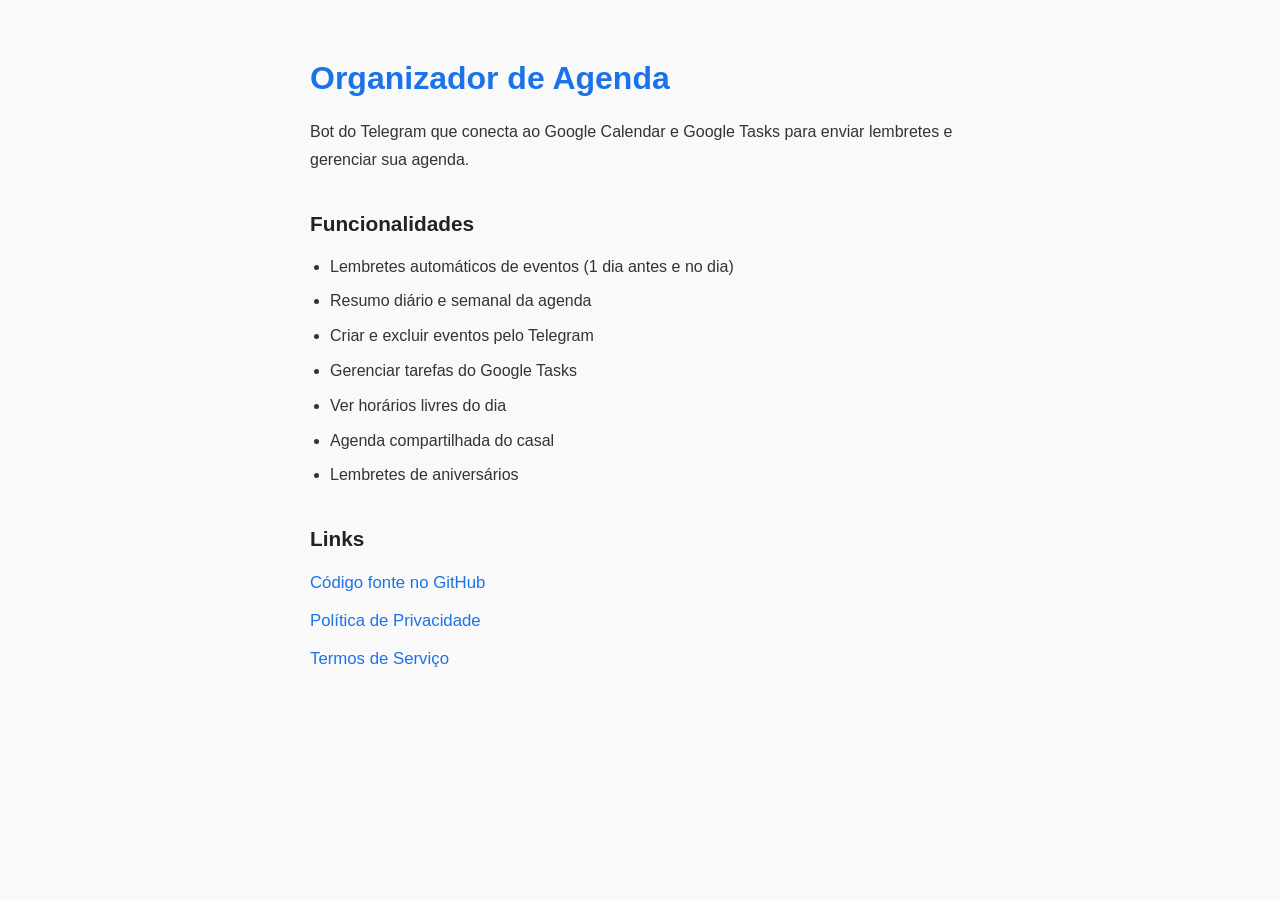
<file: docs/index.html>
<!DOCTYPE html>
<html lang="pt-BR">
<head>
    <meta charset="UTF-8">
    <meta name="viewport" content="width=device-width, initial-scale=1.0">
    <title>Organizador de Agenda</title>
    <link rel="stylesheet" href="style.css">
</head>
<body>
    <h1>Organizador de Agenda</h1>
    <p>Bot do Telegram que conecta ao Google Calendar e Google Tasks para enviar lembretes e gerenciar sua agenda.</p>

    <h2>Funcionalidades</h2>
    <ul>
        <li>Lembretes automáticos de eventos (1 dia antes e no dia)</li>
        <li>Resumo diário e semanal da agenda</li>
        <li>Criar e excluir eventos pelo Telegram</li>
        <li>Gerenciar tarefas do Google Tasks</li>
        <li>Ver horários livres do dia</li>
        <li>Agenda compartilhada do casal</li>
        <li>Lembretes de aniversários</li>
    </ul>

    <div class="links">
        <h2>Links</h2>
        <a href="https://github.com/matheusnorjosa/organizador_agenda">Código fonte no GitHub</a>
        <a href="privacidade.html">Política de Privacidade</a>
        <a href="termos.html">Termos de Serviço</a>
    </div>
</body>
</html>
</file>
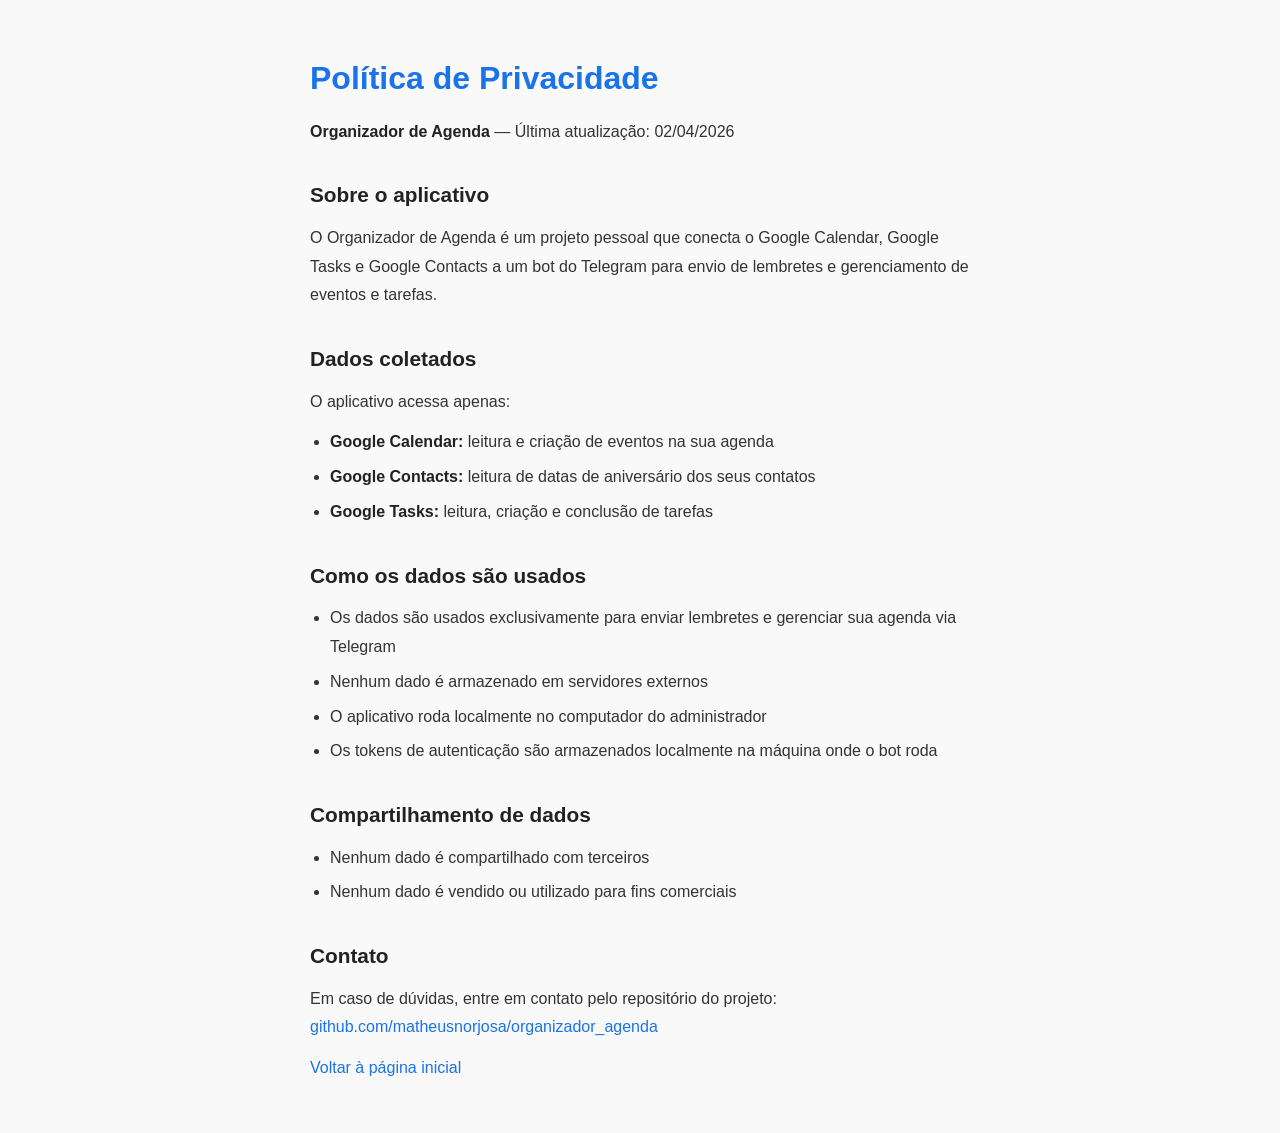
<file: docs/privacidade.html>
<!DOCTYPE html>
<html lang="pt-BR">
<head>
    <meta charset="UTF-8">
    <meta name="viewport" content="width=device-width, initial-scale=1.0">
    <title>Política de Privacidade — Organizador de Agenda</title>
    <link rel="stylesheet" href="style.css">
</head>
<body>
    <h1>Política de Privacidade</h1>
    <p><strong>Organizador de Agenda</strong> — Última atualização: 02/04/2026</p>

    <h2>Sobre o aplicativo</h2>
    <p>O Organizador de Agenda é um projeto pessoal que conecta o Google Calendar, Google Tasks e Google Contacts a um bot do Telegram para envio de lembretes e gerenciamento de eventos e tarefas.</p>

    <h2>Dados coletados</h2>
    <p>O aplicativo acessa apenas:</p>
    <ul>
        <li><strong>Google Calendar:</strong> leitura e criação de eventos na sua agenda</li>
        <li><strong>Google Contacts:</strong> leitura de datas de aniversário dos seus contatos</li>
        <li><strong>Google Tasks:</strong> leitura, criação e conclusão de tarefas</li>
    </ul>

    <h2>Como os dados são usados</h2>
    <ul>
        <li>Os dados são usados exclusivamente para enviar lembretes e gerenciar sua agenda via Telegram</li>
        <li>Nenhum dado é armazenado em servidores externos</li>
        <li>O aplicativo roda localmente no computador do administrador</li>
        <li>Os tokens de autenticação são armazenados localmente na máquina onde o bot roda</li>
    </ul>

    <h2>Compartilhamento de dados</h2>
    <ul>
        <li>Nenhum dado é compartilhado com terceiros</li>
        <li>Nenhum dado é vendido ou utilizado para fins comerciais</li>
    </ul>

    <h2>Contato</h2>
    <p>Em caso de dúvidas, entre em contato pelo repositório do projeto:<br>
    <a href="https://github.com/matheusnorjosa/organizador_agenda">github.com/matheusnorjosa/organizador_agenda</a></p>

    <p><a href="index.html">Voltar à página inicial</a></p>
</body>
</html>
</file>
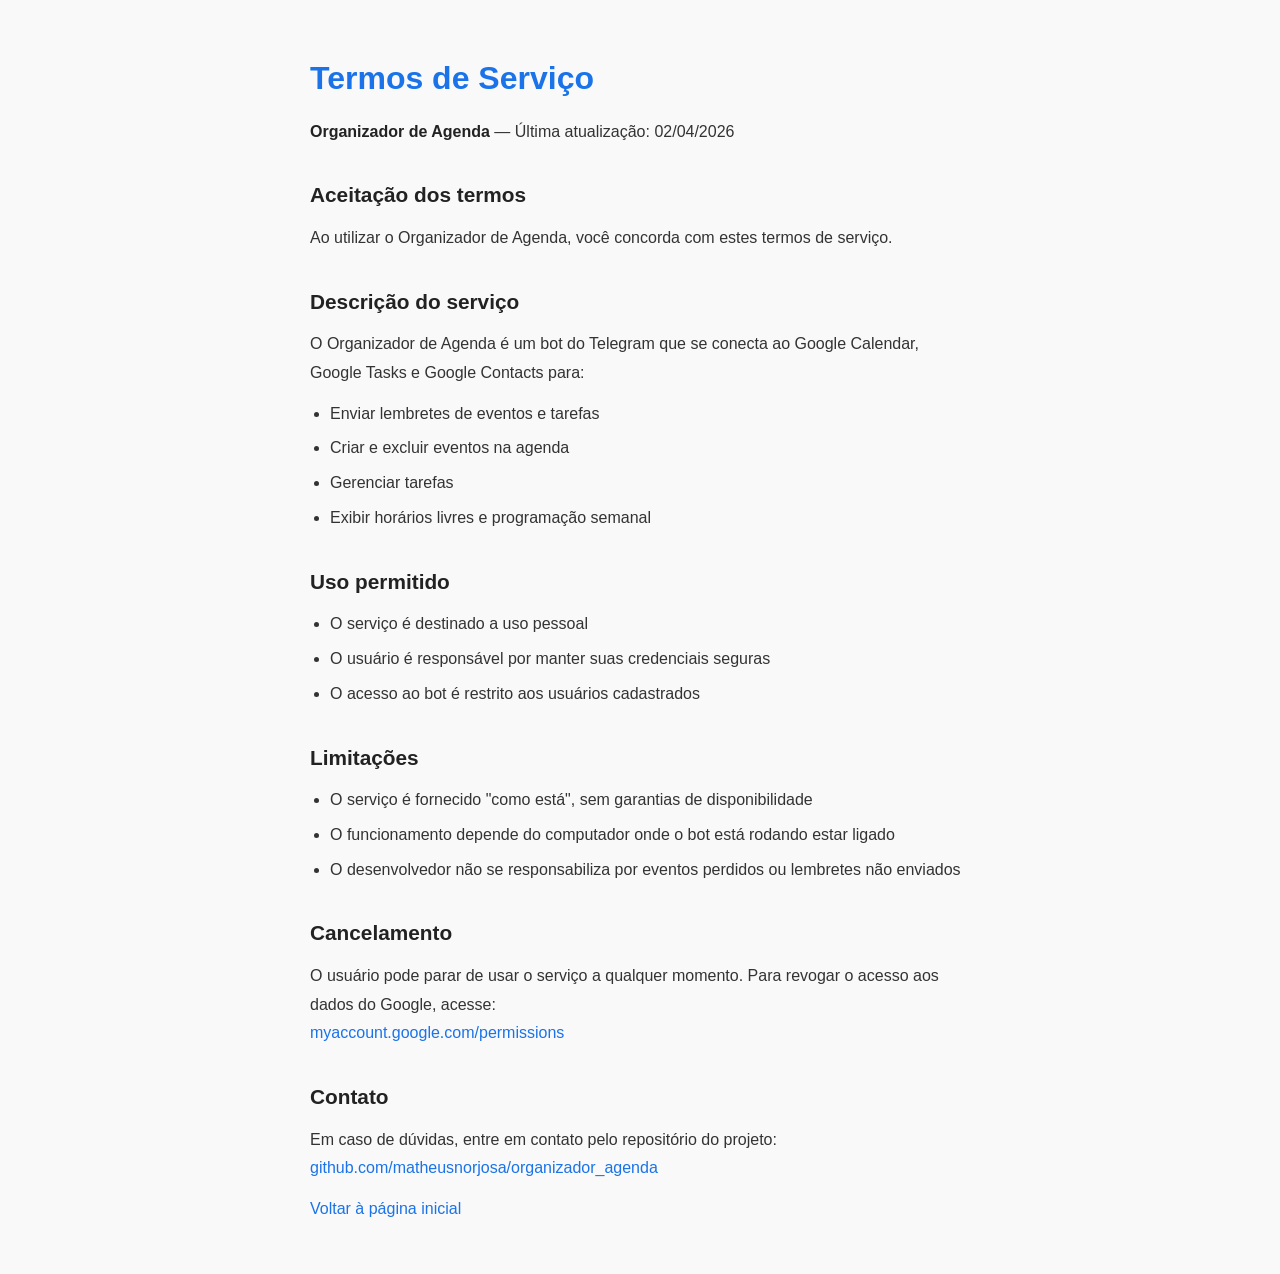
<file: docs/termos.html>
<!DOCTYPE html>
<html lang="pt-BR">
<head>
    <meta charset="UTF-8">
    <meta name="viewport" content="width=device-width, initial-scale=1.0">
    <title>Termos de Serviço — Organizador de Agenda</title>
    <link rel="stylesheet" href="style.css">
</head>
<body>
    <h1>Termos de Serviço</h1>
    <p><strong>Organizador de Agenda</strong> — Última atualização: 02/04/2026</p>

    <h2>Aceitação dos termos</h2>
    <p>Ao utilizar o Organizador de Agenda, você concorda com estes termos de serviço.</p>

    <h2>Descrição do serviço</h2>
    <p>O Organizador de Agenda é um bot do Telegram que se conecta ao Google Calendar, Google Tasks e Google Contacts para:</p>
    <ul>
        <li>Enviar lembretes de eventos e tarefas</li>
        <li>Criar e excluir eventos na agenda</li>
        <li>Gerenciar tarefas</li>
        <li>Exibir horários livres e programação semanal</li>
    </ul>

    <h2>Uso permitido</h2>
    <ul>
        <li>O serviço é destinado a uso pessoal</li>
        <li>O usuário é responsável por manter suas credenciais seguras</li>
        <li>O acesso ao bot é restrito aos usuários cadastrados</li>
    </ul>

    <h2>Limitações</h2>
    <ul>
        <li>O serviço é fornecido "como está", sem garantias de disponibilidade</li>
        <li>O funcionamento depende do computador onde o bot está rodando estar ligado</li>
        <li>O desenvolvedor não se responsabiliza por eventos perdidos ou lembretes não enviados</li>
    </ul>

    <h2>Cancelamento</h2>
    <p>O usuário pode parar de usar o serviço a qualquer momento. Para revogar o acesso aos dados do Google, acesse:<br>
    <a href="https://myaccount.google.com/permissions">myaccount.google.com/permissions</a></p>

    <h2>Contato</h2>
    <p>Em caso de dúvidas, entre em contato pelo repositório do projeto:<br>
    <a href="https://github.com/matheusnorjosa/organizador_agenda">github.com/matheusnorjosa/organizador_agenda</a></p>

    <p><a href="index.html">Voltar à página inicial</a></p>
</body>
</html>
</file>
<file: docs/style.css>
* {
    margin: 0;
    padding: 0;
    box-sizing: border-box;
}

body {
    font-family: 'Segoe UI', sans-serif;
    max-width: 700px;
    margin: 50px auto;
    padding: 0 20px;
    color: #333;
    line-height: 1.8;
    background-color: #f9f9f9;
}

h1 {
    color: #1a73e8;
    margin-bottom: 10px;
    font-size: 2em;
}

h2 {
    color: #222;
    margin-top: 30px;
    margin-bottom: 10px;
    font-size: 1.3em;
}

p {
    margin-bottom: 12px;
}

ul {
    margin: 10px 0 20px 20px;
}

li {
    margin-bottom: 6px;
}

a {
    color: #1a73e8;
    text-decoration: none;
}

a:hover {
    text-decoration: underline;
}

.links {
    margin-top: 30px;
}

.links a {
    display: block;
    margin: 8px 0;
    font-size: 1.05em;
}

strong {
    color: #222;
}
</file>
